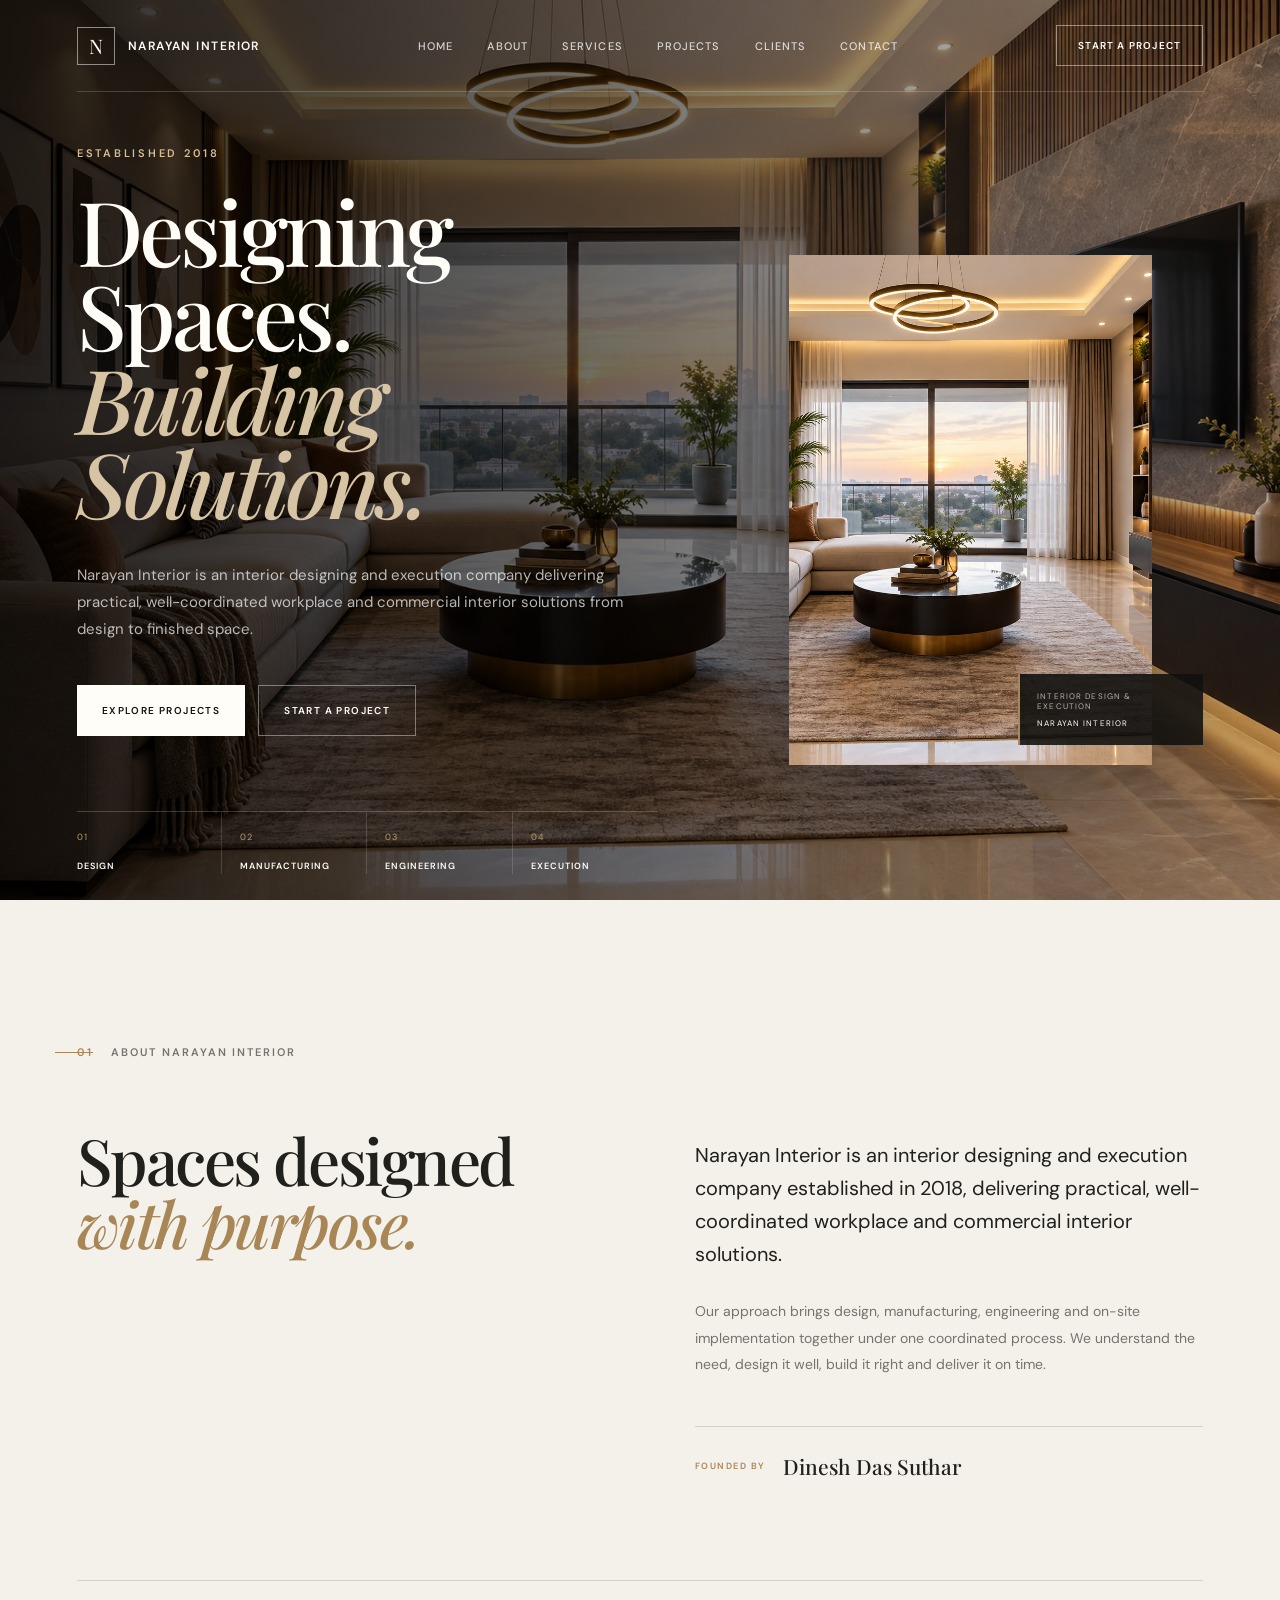
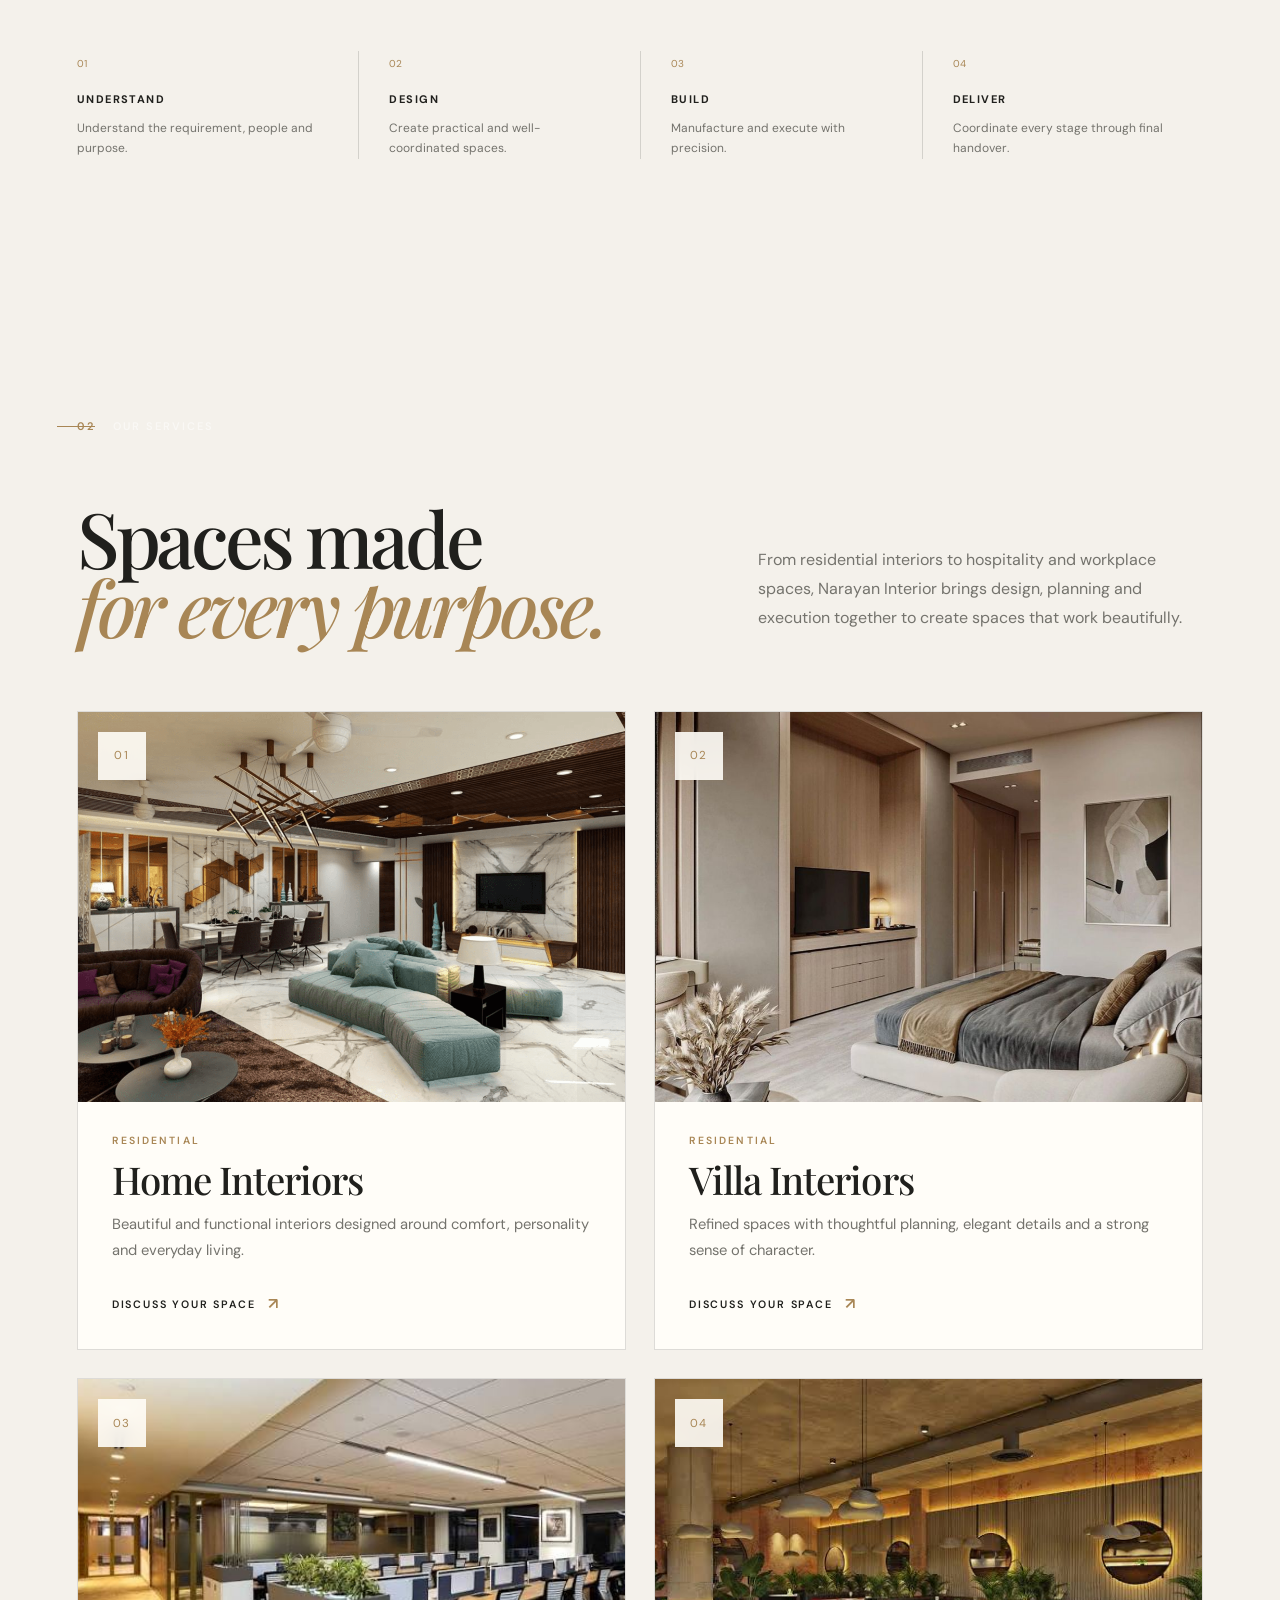
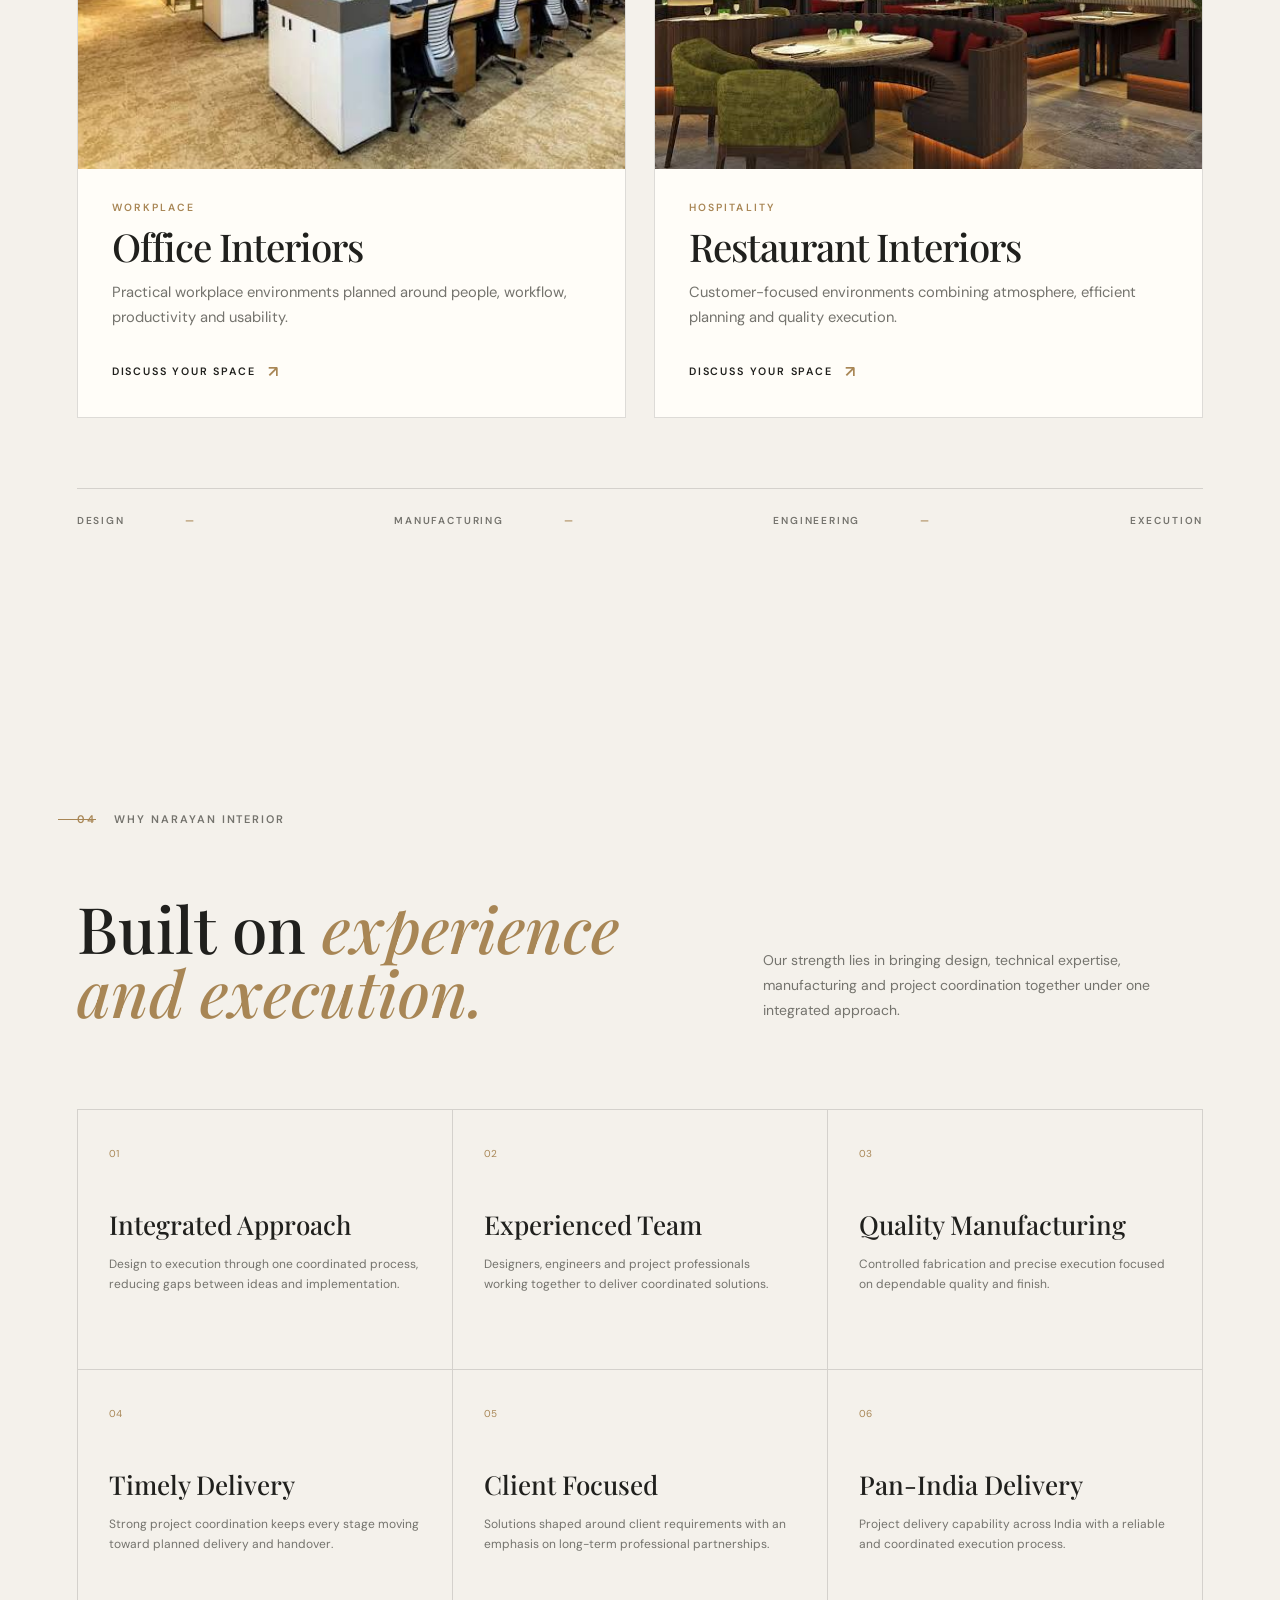
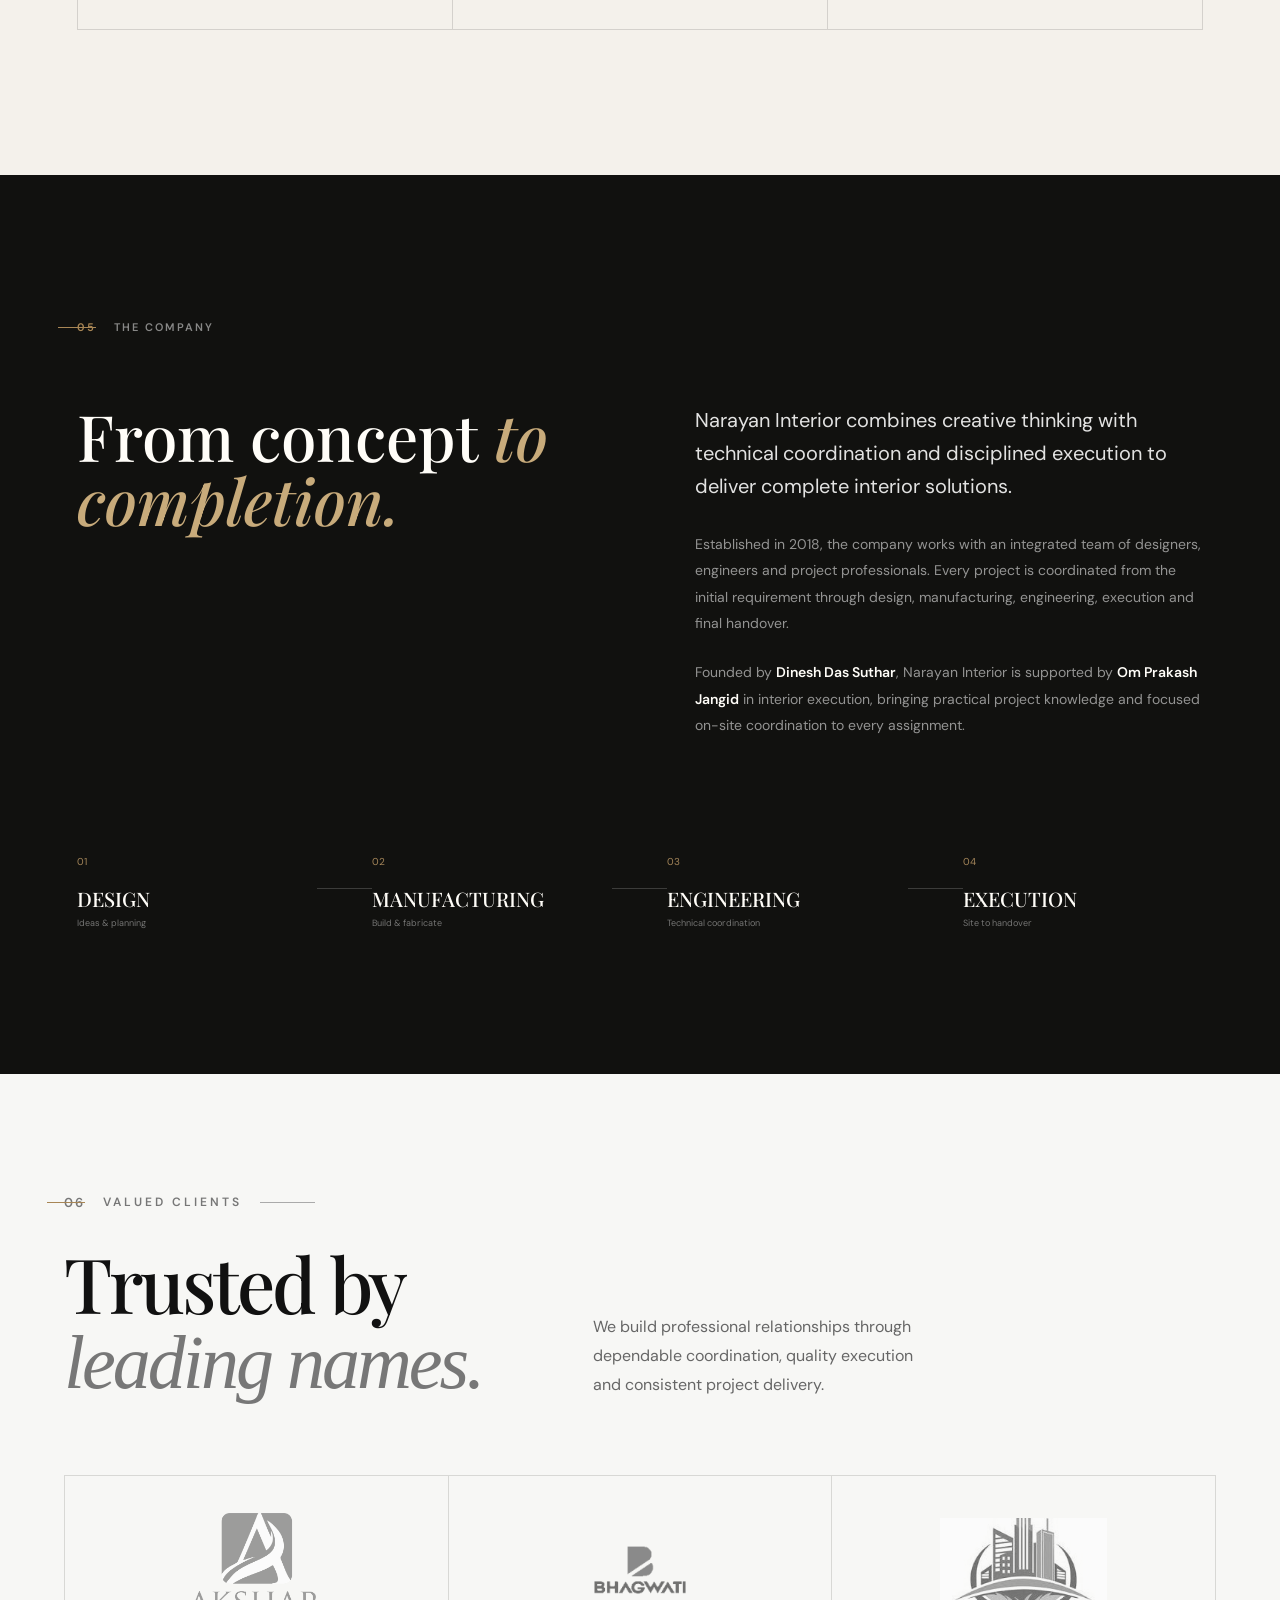
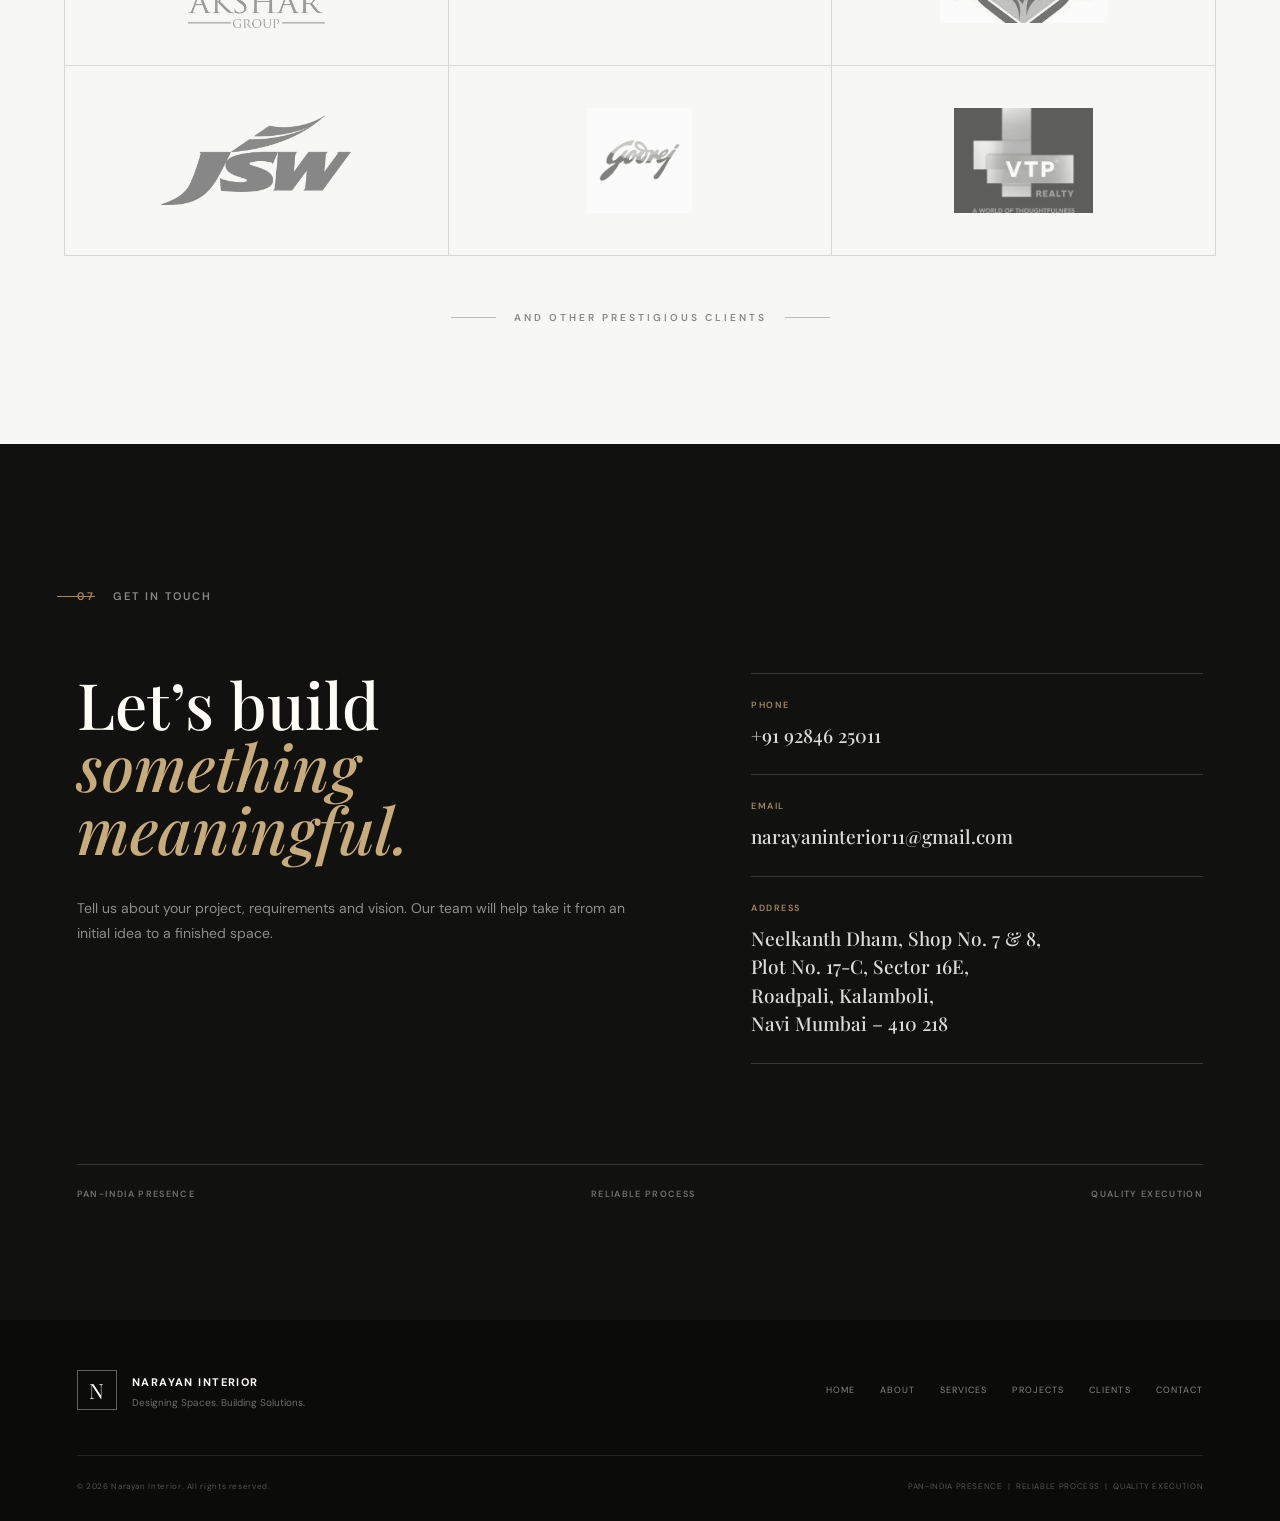
<file: Narayan-Interior/index.html>
<!DOCTYPE html>
<html lang="en">
<head>
  <meta charset="UTF-8">
  <meta name="viewport" content="width=device-width, initial-scale=1.0">

  <title>Narayan Interior | Designing Spaces. Building Solutions.</title>

  <meta
    name="description"
    content="Narayan Interior — Interior designing and execution company established in 2018."
  >

  <meta
    name="google-site-verification"
    content="qljqkKF6VTlSagDXBOANZ5jC7NftrLVQTrByklv_Pj4"
  >

  <link rel="stylesheet" href="style.css">
</head>

<body>

  <div id="navbar"></div>

  <main>
    <div id="hero"></div>
    <div id="about"></div>
    <div id="services"></div>
    <div id="strengths"></div>
    <div id="company"></div>
    <div id="clients"></div>
    <div id="contact"></div>
  </main>

  <div id="footer"></div>

  <script src="script.js"></script>

</body>
</html>
</file>
<file: Narayan-Interior/style.css>
/* =========================================================
   NARAYAN INTERIOR
   Premium Interior Studio Website
   ========================================================= */

@import url('https://fonts.googleapis.com/css2?family=DM+Sans:wght@400;500;600;700&family=Playfair+Display:ital,wght@0,500;0,600;0,700;1,500;1,600&display=swap');


/* =========================================================
   ROOT
   ========================================================= */

:root {
  --bg: #f4f1eb;
  --bg-soft: #ebe6dd;
  --dark: #11110f;
  --dark-soft: #1b1b18;
  --text: #20201d;
  --muted: #74736d;
  --line: rgba(17, 17, 15, 0.14);
  --white: #fffdf8;
  --accent: #a88655;

  --max-width: 1380px;
  --side-space: 6vw;

  --sans: "DM Sans", sans-serif;
  --serif: "Playfair Display", serif;
}


/* =========================================================
   RESET
   ========================================================= */

* {
  margin: 0;
  padding: 0;
  box-sizing: border-box;
}

html {
  scroll-behavior: smooth;
}

body {
  background: var(--bg);
  color: var(--text);
  font-family: var(--sans);
  overflow-x: hidden;
}

body.menu-open {
  overflow: hidden;
}

img {
  display: block;
  width: 100%;
}

a {
  color: inherit;
  text-decoration: none;
}

button {
  font: inherit;
}

::selection {
  background: var(--dark);
  color: var(--white);
}


/* =========================================================
   COMMON
   ========================================================= */

.section-container {
  width: min(var(--max-width), calc(100% - (var(--side-space) * 2)));
  margin: 0 auto;
}

.section-intro {
  display: flex;
  align-items: center;
  gap: 18px;
  margin-bottom: 70px;
  color: var(--muted);
  font-size: 11px;
  font-weight: 600;
  letter-spacing: 0.18em;
}

.section-number {
  color: var(--accent);
}

.section-label {
  position: relative;
}

.section-label::before {
  content: "";
  width: 38px;
  height: 1px;
  background: var(--accent);
  position: absolute;
  left: -56px;
  top: 50%;
}

h1,
h2,
h3 {
  font-weight: 500;
}

h2 {
  font-family: var(--serif);
}


/* =========================================================
   NAVBAR
   ========================================================= */

.navbar {
  position: absolute;
  z-index: 100;
  top: 0;
  left: 0;
  width: 100%;
  color: var(--white);
}

.navbar-inner {
  width: min(var(--max-width), calc(100% - (var(--side-space) * 2)));
  min-height: 92px;
  margin: auto;

  display: flex;
  align-items: center;
  justify-content: space-between;

  border-bottom: 1px solid rgba(255, 255, 255, 0.18);
}

.brand {
  display: flex;
  align-items: center;
  gap: 13px;
}

.brand-mark {
  width: 38px;
  height: 38px;

  display: grid;
  place-items: center;

  border: 1px solid rgba(255, 255, 255, 0.5);

  font-family: var(--serif);
  font-size: 20px;
}

.brand-name {
  font-size: 12px;
  font-weight: 600;
  letter-spacing: 0.12em;
}

.desktop-nav {
  display: flex;
  align-items: center;
  gap: 34px;
}

.desktop-nav a {
  position: relative;

  font-size: 11px;
  font-weight: 500;
  letter-spacing: 0.1em;
  text-transform: uppercase;

  color: rgba(255, 255, 255, 0.78);

  transition: color 0.3s ease;
}

.desktop-nav a::after {
  content: "";

  position: absolute;
  left: 0;
  bottom: -8px;

  width: 0;
  height: 1px;

  background: var(--white);

  transition: width 0.3s ease;
}

.desktop-nav a:hover {
  color: var(--white);
}

.desktop-nav a:hover::after {
  width: 100%;
}

.nav-cta {
  padding: 13px 21px;

  border: 1px solid rgba(255, 255, 255, 0.45);

  font-size: 10px;
  font-weight: 600;
  letter-spacing: 0.12em;
  text-transform: uppercase;

  transition:
    background 0.3s ease,
    color 0.3s ease;
}

.nav-cta:hover {
  background: var(--white);
  color: var(--dark);
}

.menu-button {
  display: none;

  width: 44px;
  height: 44px;

  background: transparent;
  border: 1px solid rgba(255, 255, 255, 0.4);

  cursor: pointer;

  flex-direction: column;
  align-items: center;
  justify-content: center;
  gap: 5px;
}

.menu-button span {
  display: block;

  width: 18px;
  height: 1px;

  background: var(--white);

  transition: transform 0.3s ease;
}

.mobile-menu {
  display: none;
}


/* =========================================================
   HERO
   ========================================================= */

.hero {
  min-height: 100vh;

  background:
    linear-gradient(
      90deg,
      rgba(0, 0, 0, 0.84) 0%,
      rgba(0, 0, 0, 0.58) 44%,
      rgba(0, 0, 0, 0.22) 100%
    ),
    url("assets/hero-interior.jpg")
    center / cover no-repeat;

  color: var(--white);

  position: relative;

  display: flex;
  align-items: center;
}

.hero::after {
  content: "";

  position: absolute;
  inset: 0;

  background:
    radial-gradient(
      circle at 80% 20%,
      rgba(255,255,255,0.08),
      transparent 32%
    );

  pointer-events: none;
}

.hero-inner {
  width: min(var(--max-width), calc(100% - (var(--side-space) * 2)));
  margin: 0 auto;

  padding-top: 120px;

  display: grid;
  grid-template-columns: 1fr 0.8fr;
  align-items: center;
  gap: 80px;

  position: relative;
  z-index: 2;
}

.hero-content {
  max-width: 720px;
}

.hero-eyebrow {
  margin-bottom: 28px;

  color: #d5bd96;

  font-size: 11px;
  font-weight: 600;
  letter-spacing: 0.25em;
}

.hero h1 {
  max-width: 750px;

  font-family: var(--serif);
  font-size: clamp(58px, 7vw, 108px);
  line-height: 0.94;
  letter-spacing: -0.045em;
}

.hero h1 span {
  display: block;
  color: #d7c4a5;
  font-style: italic;
}

.hero-description {
  max-width: 590px;

  margin-top: 38px;

  color: rgba(255, 255, 255, 0.7);

  font-size: 15px;
  line-height: 1.8;
}

.hero-actions {
  display: flex;
  gap: 13px;

  margin-top: 42px;
}

.button {
  display: inline-flex;
  align-items: center;
  justify-content: center;

  min-height: 51px;
  padding: 0 25px;

  font-size: 10px;
  font-weight: 600;
  letter-spacing: 0.14em;
  text-transform: uppercase;

  transition:
    transform 0.3s ease,
    background 0.3s ease,
    color 0.3s ease,
    border-color 0.3s ease;
}

.button:hover {
  transform: translateY(-3px);
}

.button-primary {
  background: var(--white);
  color: var(--dark);
}

.button-primary:hover {
  background: #e8dfd0;
}

.button-secondary {
  border: 1px solid rgba(255,255,255,0.4);
  color: var(--white);
}

.button-secondary:hover {
  background: rgba(255,255,255,0.1);
}

.hero-services {
  display: grid;
  grid-template-columns: repeat(4, 1fr);

  max-width: 680px;

  margin-top: 75px;

  border-top: 1px solid rgba(255,255,255,0.2);
}

.hero-services div {
  padding: 19px 15px 0 0;

  border-right: 1px solid rgba(255,255,255,0.15);
}

.hero-services div:not(:first-child) {
  padding-left: 18px;
}

.hero-services div:last-child {
  border-right: 0;
}

.hero-services span {
  display: block;

  margin-bottom: 10px;

  color: #b99a68;

  font-size: 9px;
  letter-spacing: 0.1em;
}

.hero-services strong {
  font-size: 9px;
  font-weight: 600;
  letter-spacing: 0.11em;
}

.hero-visual {
  position: relative;
  min-height: 500px;

  display: flex;
  align-items: center;
  justify-content: center;
}

.hero-image {
  width: 78%;
  height: 510px;

  overflow: hidden;

  box-shadow: 0 30px 70px rgba(0,0,0,0.28);
}

.hero-image img {
  height: 100%;
  object-fit: cover;

  transform: scale(1.03);

  transition: transform 1.2s ease;
}

.hero:hover .hero-image img {
  transform: scale(1.07);
}

.hero-image-note {
  position: absolute;
  right: 0;
  bottom: 20px;

  width: 185px;

  padding: 17px;

  background: rgba(17,17,15,0.88);

  border-left: 2px solid var(--accent);

  display: flex;
  flex-direction: column;
  gap: 7px;
}

.hero-image-note span {
  font-size: 8px;
  letter-spacing: 0.14em;
  color: rgba(255,255,255,0.65);
}

.hero-image-note span:last-child {
  color: var(--white);
}


/* =========================================================
   ABOUT
   ========================================================= */

.about-section {
  padding: 145px 0 120px;
  background: var(--bg);
}

.about-content {
  display: grid;
  grid-template-columns: 1fr 1fr;
  gap: 110px;

  padding-bottom: 100px;

  border-bottom: 1px solid var(--line);
}

.about-heading h2 {
  font-size: clamp(50px, 5vw, 82px);
  line-height: 0.98;
  letter-spacing: -0.04em;
}

.about-heading em {
  display: block;
  color: var(--accent);
  font-weight: 500;
}

.about-copy {
  padding-top: 10px;
}

.about-copy p {
  max-width: 600px;

  color: var(--muted);

  font-size: 14px;
  line-height: 1.9;
}

.about-copy .about-lead {
  margin-bottom: 27px;

  color: var(--text);

  font-size: 20px;
  line-height: 1.65;
}

.about-founder {
  display: flex;
  align-items: center;
  gap: 18px;

  margin-top: 48px;
  padding-top: 25px;

  border-top: 1px solid var(--line);
}

.about-founder span {
  color: var(--accent);

  font-size: 9px;
  font-weight: 600;
  letter-spacing: 0.16em;
}

.about-founder strong {
  font-family: var(--serif);
  font-size: 21px;
  font-weight: 500;
}

.about-process {
  display: grid;
  grid-template-columns: repeat(4, 1fr);

  margin-top: 70px;
}

.process-item {
  padding: 0 30px;

  border-left: 1px solid var(--line);
}

.process-item:first-child {
  padding-left: 0;
  border-left: 0;
}

.process-item span {
  color: var(--accent);
  font-size: 10px;
}

.process-item strong {
  display: block;

  margin-top: 20px;

  font-size: 11px;
  letter-spacing: 0.13em;
}

.process-item p {
  margin-top: 12px;

  color: var(--muted);

  font-size: 12px;
  line-height: 1.7;
}


/* =========================================================
   SERVICES
   ========================================================= */

.services-section {
  padding: 145px 0;

  background: var(--dark);
  color: var(--white);
}

.services-section .section-intro {
  color: rgba(255,255,255,0.5);
}

.services-heading {
  display: grid;
  grid-template-columns: 1fr 0.75fr;
  gap: 100px;

  margin-bottom: 90px;
}

.services-heading h2 {
  font-size: clamp(50px, 5vw, 80px);
  line-height: 1;
  letter-spacing: -0.04em;
}

.services-heading em {
  color: #c8ab7b;
}

.services-heading p {
  align-self: end;

  color: rgba(255,255,255,0.58);

  font-size: 14px;
  line-height: 1.8;
}

.services-list {
  border-top: 1px solid rgba(255,255,255,0.15);
}

.service-item {
  display: grid;
  grid-template-columns: 80px 1fr 1fr;
  align-items: center;
  gap: 40px;

  padding: 38px 0;

  border-bottom: 1px solid rgba(255,255,255,0.15);

  transition: padding 0.35s ease;
}

.service-item:hover {
  padding-left: 15px;
  padding-right: 15px;
}

.service-number {
  color: #9f8156;

  font-family: var(--serif);
  font-size: 18px;
}

.service-main h3 {
  font-family: var(--serif);
  font-size: 28px;
}

.service-main p {
  max-width: 500px;

  margin-top: 9px;

  color: rgba(255,255,255,0.5);

  font-size: 12px;
  line-height: 1.7;
}

.service-tags {
  display: flex;
  flex-wrap: wrap;
  justify-content: flex-end;
  gap: 8px;
}

.service-tags span {
  padding: 8px 11px;

  border: 1px solid rgba(255,255,255,0.14);

  color: rgba(255,255,255,0.55);

  font-size: 9px;
  letter-spacing: 0.05em;
}


/* =========================================================
   PROJECTS
   ========================================================= */

.projects-section {
  padding: 145px 0;

  background: var(--bg-soft);
}

.projects-heading {
  display: grid;
  grid-template-columns: 1fr 0.75fr;
  gap: 100px;

  margin-bottom: 80px;
}

.projects-heading h2 {
  font-size: clamp(50px, 5vw, 80px);
  line-height: 1;
  letter-spacing: -0.04em;
}

.projects-heading em {
  color: var(--accent);
}

.projects-heading p {
  align-self: end;

  color: var(--muted);

  font-size: 14px;
  line-height: 1.8;
}

.projects-grid {
  display: grid;
  grid-template-columns: 1fr 1fr;
  gap: 25px;
}

.project-card {
  background: var(--white);
  overflow: hidden;
}

.project-card-large {
  grid-row: span 2;
}

.project-card-wide {
  grid-column: span 2;
  display: grid;
  grid-template-columns: 1.2fr 0.8fr;
}

.project-image {
  height: 350px;
  overflow: hidden;
}

.project-card-large .project-image {
  height: 560px;
}

.project-card-wide .project-image {
  height: 100%;
  min-height: 390px;
}

.project-image img {
  height: 100%;
  object-fit: cover;

  transition:
    transform 0.9s cubic-bezier(.2,.7,.2,1);
}

.project-card:hover .project-image img {
  transform: scale(1.06);
}

.project-info {
  padding: 27px 30px 31px;
}

.project-info span {
  color: var(--accent);

  font-size: 9px;
  font-weight: 600;
  letter-spacing: 0.14em;
}

.project-info h3 {
  margin-top: 13px;

  font-family: var(--serif);
  font-size: 28px;
}

.project-info p {
  max-width: 480px;

  margin-top: 9px;

  color: var(--muted);

  font-size: 12px;
  line-height: 1.7;
}


/* =========================================================
   STRENGTHS
   ========================================================= */

.strengths-section {
  padding: 145px 0;

  background: var(--bg);
}

.strengths-heading {
  display: grid;
  grid-template-columns: 1fr 0.75fr;
  gap: 100px;

  margin-bottom: 85px;
}

.strengths-heading h2 {
  font-size: clamp(50px, 5vw, 80px);
  line-height: 1;
}

.strengths-heading em {
  color: var(--accent);
}

.strengths-heading p {
  align-self: end;

  color: var(--muted);

  font-size: 14px;
  line-height: 1.8;
}

.strengths-grid {
  display: grid;
  grid-template-columns: repeat(3, 1fr);

  border-top: 1px solid var(--line);
  border-left: 1px solid var(--line);
}

.strength-card {
  min-height: 260px;

  padding: 31px;

  border-right: 1px solid var(--line);
  border-bottom: 1px solid var(--line);

  transition:
    background 0.35s ease,
    transform 0.35s ease;
}

.strength-card:hover {
  background: var(--dark);
  color: var(--white);
  transform: translateY(-4px);
}

.strength-card > span {
  color: var(--accent);

  font-size: 10px;
}

.strength-card h3 {
  margin-top: 45px;

  font-family: var(--serif);
  font-size: 26px;
}

.strength-card p {
  margin-top: 12px;

  color: var(--muted);

  font-size: 12px;
  line-height: 1.7;
}

.strength-card:hover p {
  color: rgba(255,255,255,0.55);
}


/* =========================================================
   COMPANY
   ========================================================= */

.company-section {
  padding: 145px 0;

  background: var(--dark);
  color: var(--white);
}

.company-section .section-intro {
  color: rgba(255,255,255,0.5);
}

.company-content {
  display: grid;
  grid-template-columns: 1fr 1fr;
  gap: 110px;
}

.company-heading h2 {
  font-size: clamp(50px, 5vw, 80px);
  line-height: 1;
}

.company-heading em {
  color: #c8ab7b;
}

.company-copy p {
  max-width: 610px;

  color: rgba(255,255,255,0.55);

  font-size: 14px;
  line-height: 1.9;
}

.company-copy .company-lead {
  margin-bottom: 28px;

  color: rgba(255,255,255,0.88);

  font-size: 20px;
  line-height: 1.65;
}

.company-copy p + p {
  margin-top: 22px;
}

.company-copy strong {
  color: var(--white);
  font-weight: 600;
}

.company-flow {
  display: grid;
  grid-template-columns: 1fr auto 1fr auto 1fr auto 1fr;
  align-items: center;

  margin-top: 110px;
}

.flow-item span {
  color: #a5865a;
  font-size: 10px;
}

.flow-item strong {
  display: block;

  margin-top: 15px;

  font-family: var(--serif);
  font-size: 20px;
  font-weight: 500;
}

.flow-item small {
  display: block;

  margin-top: 5px;

  color: rgba(255,255,255,0.42);

  font-size: 9px;
}

.flow-line {
  width: 55px;
  height: 1px;

  background: rgba(255,255,255,0.18);
}


/* =========================================================
   CLIENTS
   ========================================================= */

.clients-section {
  padding: 145px 0;

  background: var(--bg-soft);
}

.clients-heading {
  display: grid;
  grid-template-columns: 1fr 0.75fr;
  gap: 100px;

  margin-bottom: 75px;
}

.clients-heading h2 {
  font-size: clamp(50px, 5vw, 80px);
  line-height: 1;
}

.clients-heading em {
  color: var(--accent);
}

.clients-heading p {
  align-self: end;

  color: var(--muted);

  font-size: 14px;
  line-height: 1.8;
}

.clients-grid {
  display: grid;
  grid-template-columns: repeat(3, 1fr);

  border-top: 1px solid var(--line);
  border-left: 1px solid var(--line);
}

.client-logo {
  height: 170px;

  padding: 35px;

  display: flex;
  align-items: center;
  justify-content: center;

  border-right: 1px solid var(--line);
  border-bottom: 1px solid var(--line);

  background: rgba(255,255,255,0.28);

  transition:
    background 0.3s ease,
    transform 0.3s ease;
}

.client-logo:hover {
  background: var(--white);
  transform: translateY(-3px);
}

.client-logo img {
  width: auto;
  max-width: 150px;
  max-height: 65px;

  object-fit: contain;

  filter: grayscale(1);
  opacity: 0.72;

  transition:
    filter 0.3s ease,
    opacity 0.3s ease;
}

.client-logo:hover img {
  filter: grayscale(0);
  opacity: 1;
}

.clients-note {
  margin-top: 30px;

  color: var(--muted);

  text-align: center;

  font-size: 9px;
  font-weight: 600;
  letter-spacing: 0.18em;
}


/* =========================================================
   CONTACT
   ========================================================= */

.contact-section {
  padding: 145px 0 120px;

  background: var(--dark);
  color: var(--white);
}

.contact-section .section-intro {
  color: rgba(255,255,255,0.5);
}

.contact-content {
  display: grid;
  grid-template-columns: 1fr 0.8fr;
  gap: 110px;
}

.contact-heading h2 {
  max-width: 760px;

  font-size: clamp(52px, 5vw, 82px);
  line-height: 0.98;
}

.contact-heading em {
  display: block;

  color: #c8ab7b;
}

.contact-heading p {
  max-width: 570px;

  margin-top: 35px;

  color: rgba(255,255,255,0.52);

  font-size: 14px;
  line-height: 1.8;
}

.contact-details {
  border-top: 1px solid rgba(255,255,255,0.16);
}

.contact-item {
  display: block;

  padding: 25px 0;

  border-bottom: 1px solid rgba(255,255,255,0.16);
}

.contact-item span {
  display: block;

  margin-bottom: 10px;

  color: #a5865a;

  font-size: 9px;
  font-weight: 600;
  letter-spacing: 0.16em;
}

.contact-item strong {
  color: rgba(255,255,255,0.85);

  font-family: var(--serif);
  font-size: 19px;
  font-weight: 500;
  line-height: 1.5;
}

a.contact-item strong {
  transition: color 0.3s ease;
}

a.contact-item:hover strong {
  color: #d1b384;
}

.contact-bottom {
  display: flex;
  justify-content: space-between;

  margin-top: 100px;
  padding-top: 23px;

  border-top: 1px solid rgba(255,255,255,0.16);

  color: rgba(255,255,255,0.4);

  font-size: 9px;
  font-weight: 600;
  letter-spacing: 0.15em;
}


/* =========================================================
   FOOTER
   ========================================================= */

.site-footer {
  padding: 50px 0 30px;

  background: #0b0b09;
  color: var(--white);
}

.footer-container {
  width: min(var(--max-width), calc(100% - (var(--side-space) * 2)));
  margin: auto;
}

.footer-main {
  display: flex;
  align-items: center;
  justify-content: space-between;

  padding-bottom: 45px;

  border-bottom: 1px solid rgba(255,255,255,0.1);
}

.footer-brand {
  display: flex;
  align-items: center;
  gap: 15px;
}

.footer-mark {
  width: 40px;
  height: 40px;

  display: grid;
  place-items: center;

  border: 1px solid rgba(255,255,255,0.35);

  font-family: var(--serif);
  font-size: 21px;
}

.footer-brand strong {
  font-size: 11px;
  letter-spacing: 0.13em;
}

.footer-brand p {
  margin-top: 5px;

  color: rgba(255,255,255,0.4);

  font-size: 10px;
}

.footer-navigation {
  display: flex;
  gap: 25px;
}

.footer-navigation a {
  color: rgba(255,255,255,0.5);

  font-size: 9px;
  letter-spacing: 0.12em;
  text-transform: uppercase;

  transition: color 0.3s ease;
}

.footer-navigation a:hover {
  color: var(--white);
}

.footer-bottom {
  display: flex;
  justify-content: space-between;

  padding-top: 25px;

  color: rgba(255,255,255,0.3);

  font-size: 8px;
  letter-spacing: 0.08em;
}


/* =========================================================
   RESPONSIVE — TABLET
   ========================================================= */

@media (max-width: 1050px) {

  :root {
    --side-space: 4vw;
  }

  .desktop-nav {
    gap: 20px;
  }

  .hero-inner {
    grid-template-columns: 1fr;
    gap: 60px;
  }

  .hero-visual {
    display: none;
  }

  .hero-content {
    max-width: 800px;
  }

  .about-content,
  .company-content,
  .contact-content {
    gap: 60px;
  }

  .services-heading,
  .projects-heading,
  .strengths-heading,
  .clients-heading {
    gap: 50px;
  }

  .service-item {
    grid-template-columns: 60px 1fr;
  }

  .service-tags {
    grid-column: 2;
    justify-content: flex-start;
  }

  .company-flow {
    grid-template-columns: 1fr 35px 1fr 35px 1fr 35px 1fr;
  }

  .flow-line {
    width: 35px;
  }
}


/* =========================================================
   RESPONSIVE — MOBILE
   ========================================================= */

@media (max-width: 760px) {

  :root {
    --side-space: 22px;
  }

  .navbar-inner {
    min-height: 75px;
  }

  .brand-name {
    font-size: 10px;
  }

  .desktop-nav,
  .nav-cta {
    display: none;
  }

  .menu-button {
    display: flex;
  }

  .mobile-menu {
    position: fixed;
    inset: 75px 0 0;

    padding: 35px 22px;

    background: #11110f;

    display: flex;
    flex-direction: column;

    opacity: 0;
    visibility: hidden;

    transform: translateY(-15px);

    transition:
      opacity 0.3s ease,
      visibility 0.3s ease,
      transform 0.3s ease;
  }

  .mobile-menu.is-open {
    opacity: 1;
    visibility: visible;
    transform: translateY(0);
  }

  .mobile-menu a {
    padding: 20px 0;

    border-bottom: 1px solid rgba(255,255,255,0.12);

    color: rgba(255,255,255,0.75);

    font-size: 12px;
    font-weight: 500;
    letter-spacing: 0.12em;
    text-transform: uppercase;
  }

  .hero {
    min-height: 100svh;

    background:
      linear-gradient(
        180deg,
        rgba(0,0,0,0.7),
        rgba(0,0,0,0.88)
      ),
      url("assets/hero-interior.jpg")
      center / cover no-repeat;
  }

  .hero-inner {
    width: calc(100% - 44px);
    padding-top: 100px;
  }

  .hero h1 {
    font-size: clamp(49px, 14vw, 72px);
  }

  .hero-description {
    margin-top: 27px;
    font-size: 13px;
  }

  .hero-actions {
    flex-direction: column;
    align-items: stretch;

    margin-top: 32px;
  }

  .button {
    width: 100%;
  }

  .hero-services {
    margin-top: 50px;
    grid-template-columns: repeat(2, 1fr);
  }

  .hero-services div {
    padding: 15px 10px 15px 0;
    border-bottom: 1px solid rgba(255,255,255,0.15);
  }

  .hero-services div:nth-child(2) {
    border-right: 0;
    padding-left: 10px;
  }

  .hero-services div:nth-child(3) {
    padding-left: 0;
  }

  .hero-services div:nth-child(4) {
    border-right: 0;
    padding-left: 10px;
  }

  .about-section,
  .services-section,
  .projects-section,
  .strengths-section,
  .company-section,
  .clients-section,
  .contact-section {
    padding: 90px 0;
  }

  .section-intro {
    margin-bottom: 45px;
  }

  .about-content,
  .services-heading,
  .projects-heading,
  .strengths-heading,
  .company-content,
  .clients-heading,
  .contact-content {
    grid-template-columns: 1fr;
    gap: 45px;
  }

  .about-content {
    padding-bottom: 65px;
  }

  .about-heading h2,
  .services-heading h2,
  .projects-heading h2,
  .strengths-heading h2,
  .company-heading h2,
  .clients-heading h2,
  .contact-heading h2 {
    font-size: 50px;
  }

  .about-copy .about-lead,
  .company-copy .company-lead {
    font-size: 17px;
  }

  .about-process {
    grid-template-columns: 1fr 1fr;
    gap: 35px 0;
    margin-top: 55px;
  }

  .process-item {
    padding: 0 20px;
  }

  .process-item:nth-child(3) {
    padding-left: 0;
    border-left: 0;
  }

  .service-item {
    grid-template-columns: 40px 1fr;
    gap: 15px;

    padding: 28px 0;
  }

  .service-main h3 {
    font-size: 24px;
  }

  .service-tags {
    grid-column: 2;
  }

  .projects-grid {
    grid-template-columns: 1fr;
  }

  .project-card-large {
    grid-row: auto;
  }

  .project-card-wide {
    grid-column: auto;

    display: block;
  }

  .project-card-large .project-image,
  .project-image {
    height: 300px;
  }

  .project-card-wide .project-image {
    height: 300px;
    min-height: 0;
  }

  .strengths-grid {
    grid-template-columns: 1fr;
  }

  .strength-card {
    min-height: 220px;
  }

  .company-flow {
    grid-template-columns: 1fr;
    gap: 25px;

    margin-top: 70px;
  }

  .flow-line {
    width: 1px;
    height: 30px;
    margin-left: 4px;
  }

  .clients-grid {
    grid-template-columns: 1fr 1fr;
  }

  .client-logo {
    height: 130px;
    padding: 20px;
  }

  .client-logo img {
    max-width: 110px;
    max-height: 50px;
  }

  .contact-bottom {
    flex-direction: column;
    gap: 14px;

    margin-top: 65px;
  }

  .footer-main,
  .footer-bottom {
    flex-direction: column;
    align-items: flex-start;
    gap: 30px;
  }

  .footer-navigation {
    flex-wrap: wrap;
    gap: 15px 20px;
  }

  .footer-bottom {
    gap: 12px;
  }
}


/* =========================================================
   SMALL MOBILE
   ========================================================= */

@media (max-width: 430px) {

  .hero h1 {
    font-size: 48px;
  }

  .hero-services {
    grid-template-columns: 1fr 1fr;
  }

  .about-heading h2,
  .services-heading h2,
  .projects-heading h2,
  .strengths-heading h2,
  .company-heading h2,
  .clients-heading h2,
  .contact-heading h2 {
    font-size: 43px;
  }

  .about-process {
    grid-template-columns: 1fr;
  }

  .process-item,
  .process-item:nth-child(3) {
    padding-left: 0;
    border-left: 0;
  }

  .clients-grid {
    grid-template-columns: 1fr;
  }

  .client-logo {
    height: 125px;
  }
}
/* =========================================
   SERVICES — PREMIUM IMAGE SHOWCASE
   ========================================= */

.services-section {
  background: var(--bg);
  color: var(--text);
  padding: 140px 0;
}

.services-heading {
  display: grid;
  grid-template-columns: 1.15fr 0.85fr;
  gap: 80px;
  align-items: end;
  margin: 55px 0 70px;
}

.services-heading h2 {
  margin: 0;
  font-family: var(--serif);
  font-size: clamp(3.5rem, 6vw, 6.5rem);
  font-weight: 500;
  line-height: 0.9;
  letter-spacing: -0.055em;
}

.services-heading h2 em {
  display: block;
  color: var(--accent);
  font-weight: 500;
}

.services-heading p {
  max-width: 500px;
  margin: 0 0 8px auto;
  color: var(--muted);
  font-size: 1rem;
  line-height: 1.8;
}


/* SERVICES GRID */

.services-showcase {
  display: grid;
  grid-template-columns: repeat(2, 1fr);
  gap: 28px;
}


/* CARD */

.service-card {
  background: var(--white);
  border: 1px solid var(--line);
  overflow: hidden;
  transition:
    transform 0.45s ease,
    box-shadow 0.45s ease;
}

.service-card:hover {
  transform: translateY(-8px);
  box-shadow: 0 25px 60px rgba(0, 0, 0, 0.08);
}


/* IMAGE */

.service-card-image {
  position: relative;
  height: 390px;
  overflow: hidden;
  background: #ddd;
}

.service-card-image img {
  width: 100%;
  height: 100%;
  display: block;
  object-fit: cover;
  transition: transform 0.7s cubic-bezier(0.2, 0.7, 0.2, 1);
}

.service-card:hover .service-card-image img {
  transform: scale(1.045);
}


/* IMAGE NUMBER */

.service-card-number {
  position: absolute;
  top: 20px;
  left: 20px;

  width: 48px;
  height: 48px;

  display: flex;
  align-items: center;
  justify-content: center;

  background: rgba(255, 253, 248, 0.9);
  backdrop-filter: blur(8px);

  color: var(--accent);
  font-size: 0.72rem;
  letter-spacing: 0.12em;
}


/* CARD CONTENT */

.service-card-content {
  padding: 32px 34px 35px;
}

.service-card-content > span {
  display: block;
  margin-bottom: 13px;

  color: var(--accent);
  font-size: 0.65rem;
  font-weight: 600;
  letter-spacing: 0.2em;
}

.service-card-content h3 {
  margin: 0 0 14px;

  font-family: var(--serif);
  font-size: clamp(1.8rem, 3vw, 2.4rem);
  font-weight: 500;
  line-height: 1;
  letter-spacing: -0.025em;
}

.service-card-content p {
  max-width: 520px;
  margin: 0 0 28px;

  color: var(--muted);
  font-size: 0.92rem;
  line-height: 1.75;
}

.service-card-content a {
  display: inline-flex;
  align-items: center;
  gap: 12px;

  color: var(--text);
  text-decoration: none;

  font-size: 0.67rem;
  font-weight: 600;
  letter-spacing: 0.17em;

  transition: color 0.3s ease;
}

.service-card-content a span {
  color: var(--accent);
  font-size: 1rem;
  transition: transform 0.3s ease;
}

.service-card-content a:hover {
  color: var(--accent);
}

.service-card-content a:hover span {
  transform: translate(4px, -4px);
}


/* BOTTOM PROCESS STRIP */

.services-bottom {
  display: flex;
  justify-content: space-between;
  align-items: center;

  margin-top: 70px;
  padding-top: 25px;

  border-top: 1px solid var(--line);

  color: var(--muted);
  font-size: 0.63rem;
  font-weight: 600;
  letter-spacing: 0.18em;
}

.services-bottom span {
  position: relative;
}

.services-bottom span:not(:last-child)::after {
  content: "—";
  margin-left: 60px;
  color: var(--accent);
}


/* =========================================
   SERVICES RESPONSIVE
   ========================================= */

@media (max-width: 900px) {

  .services-section {
    padding: 100px 0;
  }

  .services-heading {
    grid-template-columns: 1fr;
    gap: 30px;
    margin-bottom: 50px;
  }

  .services-heading p {
    margin-left: 0;
  }

  .services-showcase {
    grid-template-columns: 1fr;
  }

  .service-card-image {
    height: 420px;
  }

}


@media (max-width: 600px) {

  .services-section {
    padding: 80px 0;
  }

  .services-heading {
    margin-top: 40px;
    margin-bottom: 40px;
  }

  .services-heading h2 {
    font-size: 3.2rem;
  }

  .services-showcase {
    gap: 20px;
  }

  .service-card-image {
    height: 280px;
  }

  .service-card-content {
    padding: 26px 24px 28px;
  }

  .service-card-content h3 {
    font-size: 1.9rem;
  }

  .services-bottom {
    flex-wrap: wrap;
    gap: 15px 25px;
    line-height: 1.5;
  }

  .services-bottom span:not(:last-child)::after {
    display: none;
  }

}
</file>
